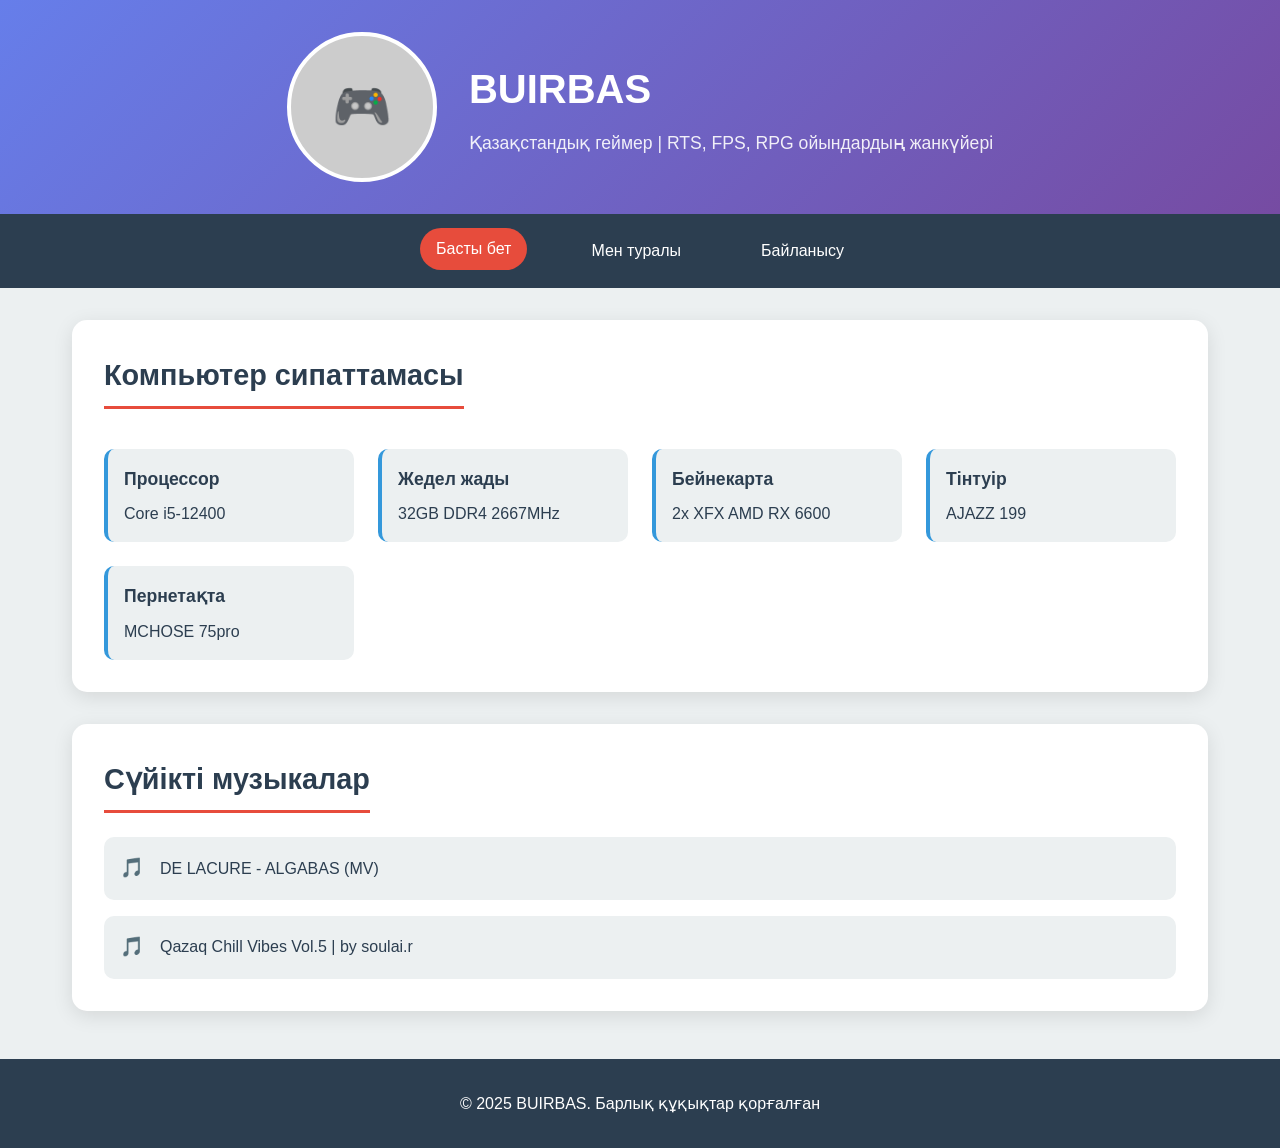
<file: index.html>
<!DOCTYPE html>
<html lang="kk">
<head>
    <meta charset="UTF-8">
    <title>BUIRBAS | Қазақстандық геймер</title>
    <meta name="viewport" content="width=device-width, initial-scale=1.0">
    <style>
        :root {
            --main-color: #2c3e50;
            --accent-color: #e74c3c;
            --secondary-color: #3498db;
            --light-bg: #ecf0f1;
            --dark-text: #2c3e50;
            --light-text: #ffffff;
            --gradient: linear-gradient(135deg, #667eea 0%, #764ba2 100%);
        }
        
        * {
            margin: 0;
            padding: 0;
            box-sizing: border-box;
        }
        
        body {
            font-family: 'Arial', sans-serif;
            background: var(--light-bg);
            color: var(--dark-text);
            line-height: 1.6;
        }
        
        /* Header стильдері */
        header {
            background: var(--gradient);
            color: var(--light-text);
            padding: 2rem 0;
            text-align: center;
            box-shadow: 0 4px 15px rgba(0,0,0,0.1);
        }
        
        .profile-container {
            max-width: 1200px;
            margin: 0 auto;
            padding: 0 2rem;
        }
        
        .profile {
            display: flex;
            align-items: center;
            justify-content: center;
            gap: 2rem;
            flex-wrap: wrap;
        }
        
        .profile-image {
            width: 150px;
            height: 150px;
            border-radius: 50%;
            border: 4px solid var(--light-text);
            background: #ccc;
            display: flex;
            align-items: center;
            justify-content: center;
            font-size: 3rem;
            color: var(--light-text);
        }
        
        .profile-info {
            text-align: left;
        }
        
        .profile-info h1 {
            font-size: 2.5rem;
            margin-bottom: 0.5rem;
            color: var(--light-text);
        }
        
        .profile-info p {
            font-size: 1.1rem;
            opacity: 0.9;
        }
        
        /* Навигация */
        nav {
            background: var(--main-color);
            padding: 1rem 0;
            position: sticky;
            top: 0;
            z-index: 1000;
        }
        
        .nav-container {
            max-width: 1200px;
            margin: 0 auto;
            display: flex;
            justify-content: center;
            gap: 3rem;
            padding: 0 2rem;
        }
        
        .nav-link {
            color: var(--light-text);
            text-decoration: none;
            padding: 0.5rem 1rem;
            border-radius: 25px;
            transition: all 0.3s ease;
            font-weight: 500;
        }
        
        .nav-link:hover,
        .nav-link.active {
            background: var(--accent-color);
            transform: translateY(-2px);
        }
        
        /* Негізгі мазмұн */
        main {
            max-width: 1200px;
            margin: 2rem auto;
            padding: 0 2rem;
        }
        
        .section {
            background: var(--light-text);
            margin: 2rem 0;
            padding: 2rem;
            border-radius: 15px;
            box-shadow: 0 5px 20px rgba(0,0,0,0.1);
            transition: transform 0.3s ease;
        }
        
        .section:hover {
            transform: translateY(-5px);
        }
        
        .section h2 {
            color: var(--main-color);
            font-size: 1.8rem;
            margin-bottom: 1.5rem;
            padding-bottom: 0.5rem;
            border-bottom: 3px solid var(--accent-color);
            display: inline-block;
        }
        
        /* Социальдық желілер */
        .social-links {
            display: flex;
            gap: 1rem;
            margin: 1.5rem 0;
            flex-wrap: wrap;
        }
        
        .social-btn {
            display: inline-block;
            padding: 12px 25px;
            background: var(--secondary-color);
            color: var(--light-text);
            text-decoration: none;
            border-radius: 8px;
            transition: all 0.3s ease;
            font-weight: 500;
        }
        
        .social-btn:hover {
            background: var(--accent-color);
            transform: translateY(-3px);
            box-shadow: 0 5px 15px rgba(231, 76, 60, 0.3);
        }
        
        /* SPECS стильдері */
        .specs-grid {
            display: grid;
            grid-template-columns: repeat(auto-fit, minmax(250px, 1fr));
            gap: 1.5rem;
            margin-top: 1rem;
        }
        
        .spec-item {
            background: var(--light-bg);
            padding: 1rem;
            border-radius: 10px;
            border-left: 4px solid var(--secondary-color);
        }
        
        .spec-item h3 {
            color: var(--main-color);
            margin-bottom: 0.5rem;
            font-size: 1.1rem;
        }
        
        /* Музыка стильдері */
        .music-list {
            display: flex;
            flex-direction: column;
            gap: 1rem;
        }
        
        .music-link {
            display: flex;
            align-items: center;
            padding: 1rem;
            background: var(--light-bg);
            border-radius: 10px;
            text-decoration: none;
            color: var(--dark-text);
            transition: all 0.3s ease;
        }
        
        .music-link:hover {
            background: var(--secondary-color);
            color: var(--light-text);
            transform: translateX(5px);
        }
        
        .music-link::before {
            content: '🎵';
            margin-right: 1rem;
            font-size: 1.2rem;
        }
        
        /* Футер */
        footer {
            background: var(--main-color);
            color: var(--light-text);
            text-align: center;
            padding: 2rem 0;
            margin-top: 3rem;
        }
        
        /* Адаптивтік дизайн */
        @media (max-width: 768px) {
            .profile {
                flex-direction: column;
                text-align: center;
            }
            
            .profile-info {
                text-align: center;
            }
            
            .nav-container {
                flex-direction: column;
                gap: 1rem;
            }
            
            .specs-grid {
                grid-template-columns: 1fr;
            }
        }
    </style>
</head>
<body>
    <header>
        <div class="profile-container">
            <div class="profile">
                <div class="profile-image">🎮</div>
                <div class="profile-info">
                    <h1>BUIRBAS</h1>
                    <p>Қазақстандық геймер | RTS, FPS, RPG ойындардың жанкүйері</p>
                </div>
            </div>
        </div>
    </header>

    <nav>
        <div class="nav-container">
            <a href="index.html" class="nav-link active">Басты бет</a>
            <a href="about.html" class="nav-link">Мен туралы</a>
            <a href="contact.html" class="nav-link">Байланысу</a>
        </div>
    </nav>

    <main>
          <section class="section">
            <h2>Компьютер сипаттамасы</h2>
            <div class="specs-grid">
                <div class="spec-item">
                    <h3>Процессор</h3>
                    <p>Core i5-12400</p>
                </div>
                <div class="spec-item">
                    <h3>Жедел жады</h3>
                    <p>32GB DDR4 2667MHz</p>
                </div>
                <div class="spec-item">
                    <h3>Бейнекарта</h3>
                    <p>2x XFX AMD RX 6600</p>
                </div>
                <div class="spec-item">
                    <h3>Тінтуір</h3>
                    <p>AJAZZ 199</p>
                </div>
                <div class="spec-item">
                    <h3>Пернетақта</h3>
                    <p>MCHOSE 75pro</p>
                </div>
            </div>
        </section>

        <section class="section">
            <h2>Сүйікті музыкалар</h2>
            <div class="music-list">
                <a href="https://www.youtube.com/watch?v=2QaLZz-ZX-k" class="music-link" target="_blank">DE LACURE - ALGABAS (MV)</a>
                <a href="https://www.youtube.com/watch?v=d1MmdF_fdzI" class="music-link" target="_blank">Qazaq Chill Vibes Vol.5 | by soulai.r</a>
            </div>
        </section>
    </main>

    <footer>
        <div class="profile-container">
            <p>© 2025 BUIRBAS. Барлық құқықтар қорғалған</p>
        </div>
    </footer>
</body>
</html>
</file>
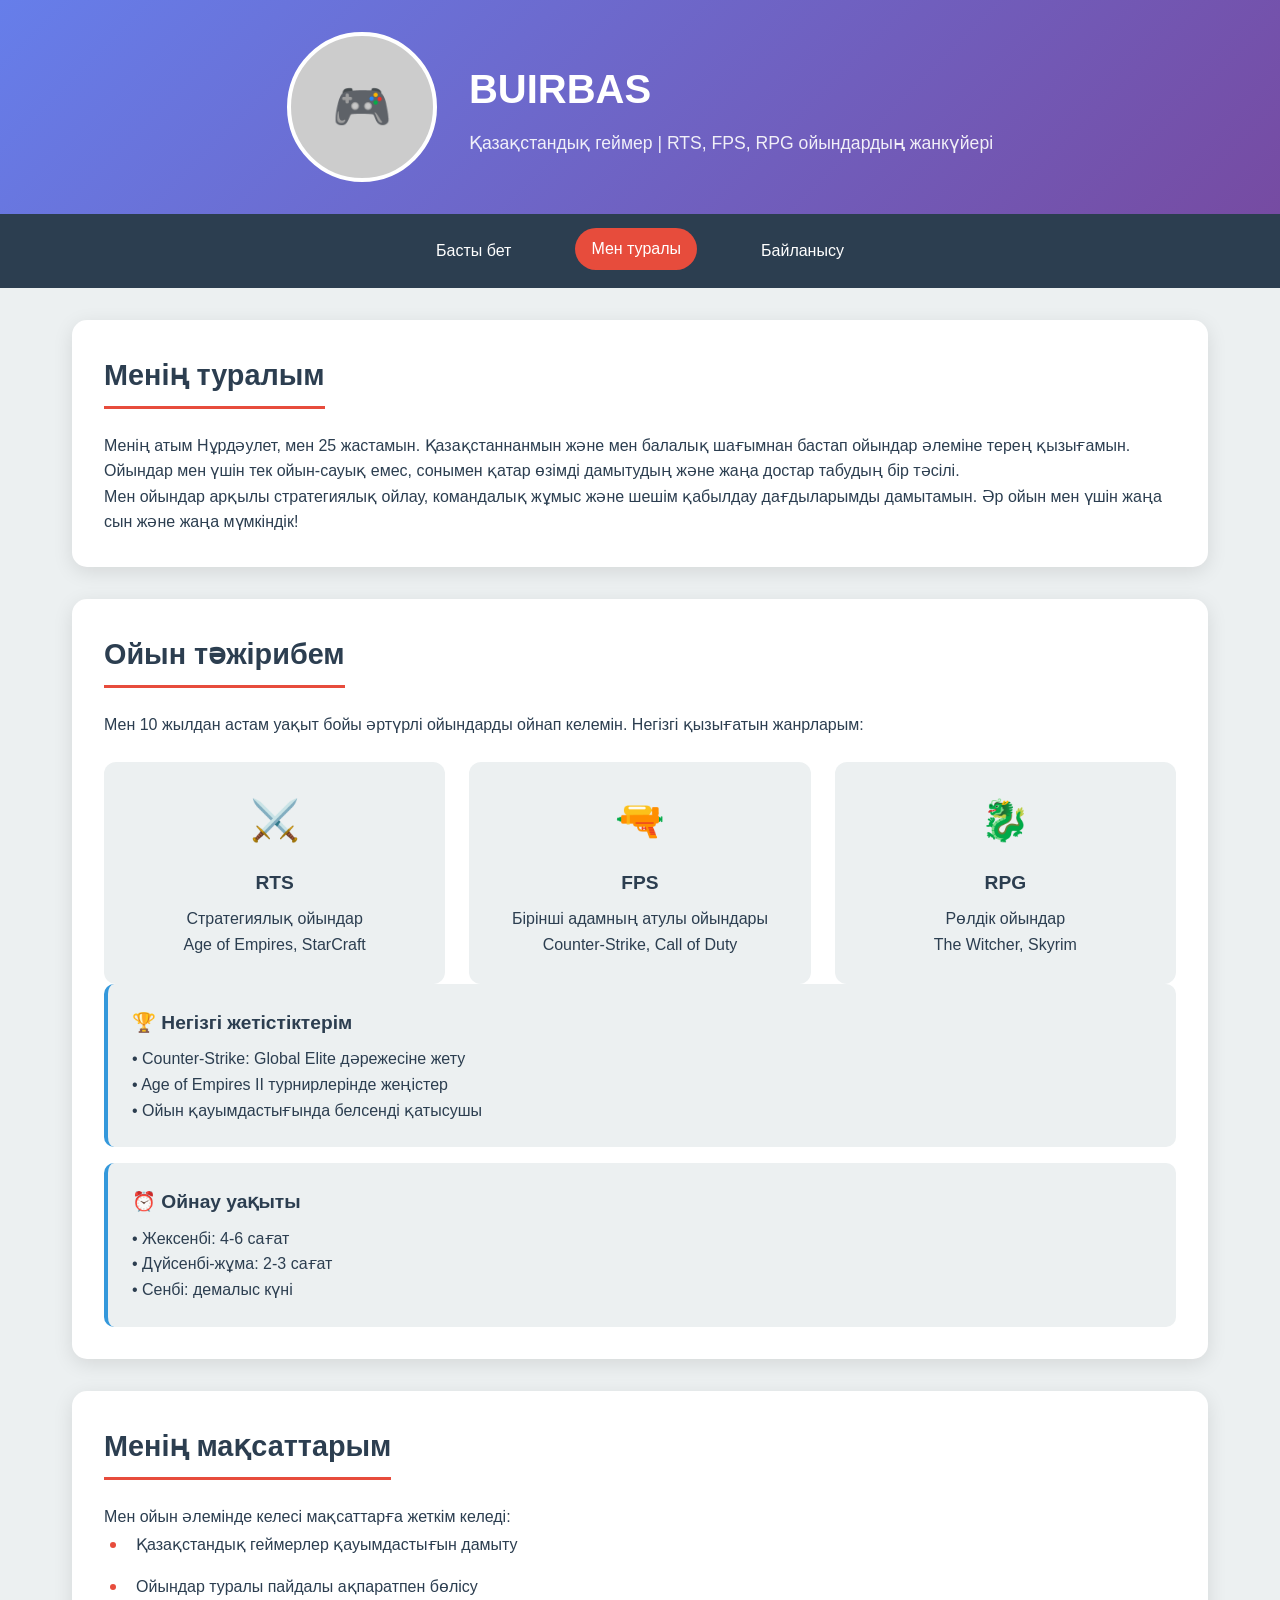
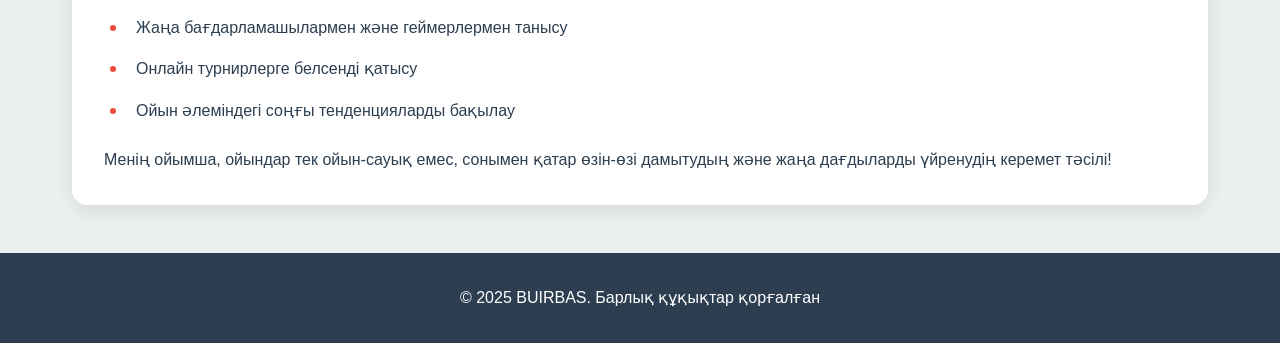
<file: about.html>
<!DOCTYPE html>
<html lang="kk">
<head>
    <meta charset="UTF-8">
    <title>Мен туралы | BUIRBAS</title>
    <meta name="viewport" content="width=device-width, initial-scale=1.0">
    <style>
        :root {
            --main-color: #2c3e50;
            --accent-color: #e74c3c;
            --secondary-color: #3498db;
            --light-bg: #ecf0f1;
            --dark-text: #2c3e50;
            --light-text: #ffffff;
            --gradient: linear-gradient(135deg, #667eea 0%, #764ba2 100%);
        }
        
        * {
            margin: 0;
            padding: 0;
            box-sizing: border-box;
        }
        
        body {
            font-family: 'Arial', sans-serif;
            background: var(--light-bg);
            color: var(--dark-text);
            line-height: 1.6;
        }
        
        /* Header стильдері */
        header {
            background: var(--gradient);
            color: var(--light-text);
            padding: 2rem 0;
            text-align: center;
            box-shadow: 0 4px 15px rgba(0,0,0,0.1);
        }
        
        .profile-container {
            max-width: 1200px;
            margin: 0 auto;
            padding: 0 2rem;
        }
        
        .profile {
            display: flex;
            align-items: center;
            justify-content: center;
            gap: 2rem;
            flex-wrap: wrap;
        }
        
        .profile-image {
            width: 150px;
            height: 150px;
            border-radius: 50%;
            border: 4px solid var(--light-text);
            background: #ccc;
            display: flex;
            align-items: center;
            justify-content: center;
            font-size: 3rem;
            color: var(--light-text);
        }
        
        .profile-info {
            text-align: left;
        }
        
        .profile-info h1 {
            font-size: 2.5rem;
            margin-bottom: 0.5rem;
            color: var(--light-text);
        }
        
        .profile-info p {
            font-size: 1.1rem;
            opacity: 0.9;
        }
        
        /* Навигация */
        nav {
            background: var(--main-color);
            padding: 1rem 0;
            position: sticky;
            top: 0;
            z-index: 1000;
        }
        
        .nav-container {
            max-width: 1200px;
            margin: 0 auto;
            display: flex;
            justify-content: center;
            gap: 3rem;
            padding: 0 2rem;
        }
        
        .nav-link {
            color: var(--light-text);
            text-decoration: none;
            padding: 0.5rem 1rem;
            border-radius: 25px;
            transition: all 0.3s ease;
            font-weight: 500;
        }
        
        .nav-link:hover,
        .nav-link.active {
            background: var(--accent-color);
            transform: translateY(-2px);
        }
        
        /* Негізгі мазмұн */
        main {
            max-width: 1200px;
            margin: 2rem auto;
            padding: 0 2rem;
        }
        
        .section {
            background: var(--light-text);
            margin: 2rem 0;
            padding: 2rem;
            border-radius: 15px;
            box-shadow: 0 5px 20px rgba(0,0,0,0.1);
            transition: transform 0.3s ease;
        }
        
        .section:hover {
            transform: translateY(-5px);
        }
        
        .section h2 {
            color: var(--main-color);
            font-size: 1.8rem;
            margin-bottom: 1.5rem;
            padding-bottom: 0.5rem;
            border-bottom: 3px solid var(--accent-color);
            display: inline-block;
        }
        
        /* Ойындар торы */
        .games-grid {
            display: grid;
            grid-template-columns: repeat(auto-fit, minmax(280px, 1fr));
            gap: 1.5rem;
            margin-top: 1.5rem;
        }
        
        .game-card {
            background: var(--light-bg);
            padding: 1.5rem;
            border-radius: 12px;
            text-align: center;
            transition: all 0.3s ease;
            border: 2px solid transparent;
        }
        
        .game-card:hover {
            border-color: var(--secondary-color);
            transform: translateY(-3px);
            box-shadow: 0 8px 25px rgba(52, 152, 219, 0.2);
        }
        
        .game-icon {
            font-size: 2.5rem;
            margin-bottom: 1rem;
            display: block;
        }
        
        .game-card h3 {
            color: var(--main-color);
            margin-bottom: 0.5rem;
            font-size: 1.2rem;
        }
        
        /* Тәжірибе бөлімі */
        .experience-list {
            display: flex;
            flex-direction: column;
            gap: 1rem;
        }
        
        .experience-item {
            background: var(--light-bg);
            padding: 1.5rem;
            border-radius: 10px;
            border-left: 4px solid var(--secondary-color);
        }
        
        .experience-item h3 {
            color: var(--main-color);
            margin-bottom: 0.5rem;
            font-size: 1.2rem;
        }
        
        /* Мақсаттар бөлімі */
        .goals-list {
            padding-left: 1.5rem;
        }
        
        .goals-list li {
            margin-bottom: 0.8rem;
            padding-left: 0.5rem;
        }
        
        .goals-list li::marker {
            color: var(--accent-color);
            font-size: 1.2rem;
        }
        
        /* Футер */
        footer {
            background: var(--main-color);
            color: var(--light-text);
            text-align: center;
            padding: 2rem 0;
            margin-top: 3rem;
        }
        
        /* Адаптивтік дизайн */
        @media (max-width: 768px) {
            .profile {
                flex-direction: column;
                text-align: center;
            }
            
            .profile-info {
                text-align: center;
            }
            
            .nav-container {
                flex-direction: column;
                gap: 1rem;
            }
            
            .games-grid {
                grid-template-columns: 1fr;
            }
        }
    </style>
</head>
<body>
    <header>
        <div class="profile-container">
            <div class="profile">
                <div class="profile-image">🎮</div>
                <div class="profile-info">
                    <h1>BUIRBAS</h1>
                    <p>Қазақстандық геймер | RTS, FPS, RPG ойындардың жанкүйері</p>
                </div>
            </div>
        </div>
    </header>

    <nav>
        <div class="nav-container">
            <a href="index.html" class="nav-link">Басты бет</a>
            <a href="about.html" class="nav-link active">Мен туралы</a>
            <a href="contact.html" class="nav-link">Байланысу</a>
        </div>
    </nav>

    <main>
        <section class="section">
            <h2>Менің туралым</h2>
            <p>Менің атым Нұрдәулет, мен 25 жастамын. Қазақстаннанмын және мен балалық шағымнан бастап ойындар әлеміне терең қызығамын. Ойындар мен үшін тек ойын-сауық емес, сонымен қатар өзімді дамытудың және жаңа достар табудың бір тәсілі.</p>
            
            <p>Мен ойындар арқылы стратегиялық ойлау, командалық жұмыс және шешім қабылдау дағдыларымды дамытамын. Әр ойын мен үшін жаңа сын және жаңа мүмкіндік!</p>
        </section>

        <section class="section">
            <h2>Ойын тәжірибем</h2>
            <p>Мен 10 жылдан астам уақыт бойы әртүрлі ойындарды ойнап келемін. Негізгі қызығатын жанрларым:</p>
            
            <div class="games-grid">
                <div class="game-card">
                    <span class="game-icon">⚔️</span>
                    <h3>RTS</h3>
                    <p>Стратегиялық ойындар</p>
                    <p>Age of Empires, StarCraft</p>
                </div>
                
                <div class="game-card">
                    <span class="game-icon">🔫</span>
                    <h3>FPS</h3>
                    <p>Бірінші адамның атулы ойындары</p>
                    <p>Counter-Strike, Call of Duty</p>
                </div>
                
                <div class="game-card">
                    <span class="game-icon">🐉</span>
                    <h3>RPG</h3>
                    <p>Рөлдік ойындар</p>
                    <p>The Witcher, Skyrim</p>
                </div>
            </div>
            
            <div class="experience-list">
                <div class="experience-item">
                    <h3>🏆 Негізгі жетістіктерім</h3>
                    <p>• Counter-Strike: Global Elite дәрежесіне жету</p>
                    <p>• Age of Empires II турнирлерінде жеңістер</p>
                    <p>• Ойын қауымдастығында белсенді қатысушы</p>
                </div>
                
                <div class="experience-item">
                    <h3>⏰ Ойнау уақыты</h3>
                    <p>• Жексенбі: 4-6 сағат</p>
                    <p>• Дүйсенбі-жұма: 2-3 сағат</p>
                    <p>• Сенбі: демалыс күні</p>
                </div>
            </div>
        </section>

        <section class="section">
            <h2>Менің мақсаттарым</h2>
            <p>Мен ойын әлемінде келесі мақсаттарға жеткім келеді:</p>
            
            <ul class="goals-list">
                <li>Қазақстандық геймерлер қауымдастығын дамыту</li>
                <li>Ойындар туралы пайдалы ақпаратпен бөлісу</li>
                <li>Жаңа бағдарламашылармен және геймерлермен танысу</li>
                <li>Онлайн турнирлерге белсенді қатысу</li>
                <li>Ойын әлеміндегі соңғы тенденцияларды бақылау</li>
            </ul>
            
            <p style="margin-top: 1.5rem;">Менің ойымша, ойындар тек ойын-сауық емес, сонымен қатар өзін-өзі дамытудың және жаңа дағдыларды үйренудің керемет тәсілі!</p>
        </section>
    </main>

    <footer>
        <div class="profile-container">
            <p>© 2025 BUIRBAS. Барлық құқықтар қорғалған</p>
        </div>
    </footer>
</body>
</html>
</file>
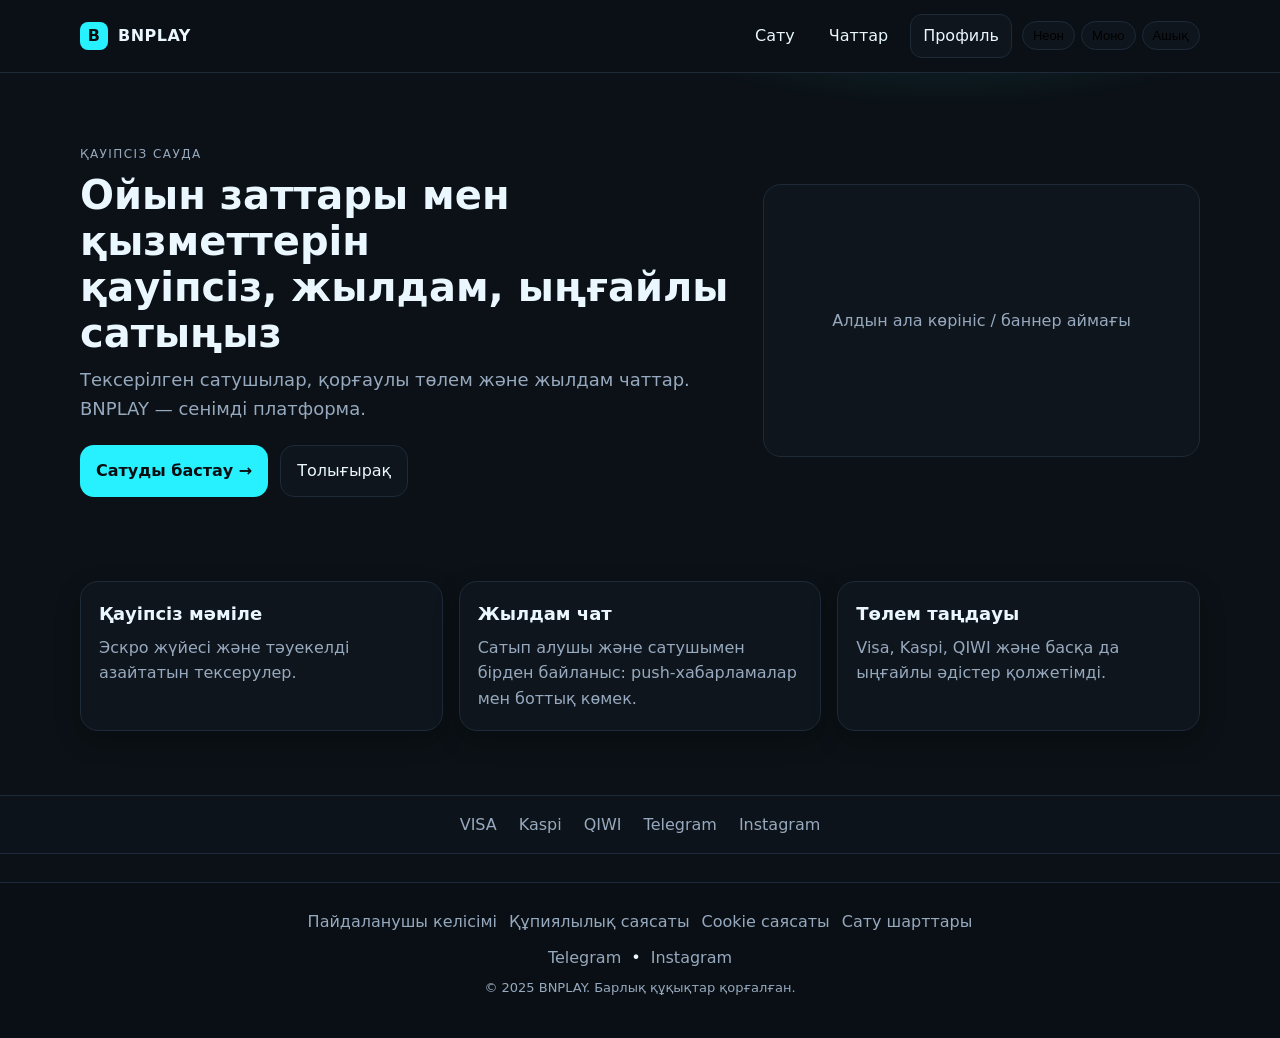
<file: bnplay_redesigned_single_file_site_index.html>
<!DOCTYPE html>
<html lang="kk">
<head>
  <meta charset="UTF-8" />
  <meta name="viewport" content="width=device-width, initial-scale=1" />
  <title>BNPLAY — Қауіпсіз ойын саудасы</title>
  <meta name="description" content="BNPLAY — ойын заттары мен қызметтерін қауіпсіз саудалау платформасы. Қауіпсіз. Жылдам. Ыңғайлы." />
  <style>
    /* ======= ТЕМА АЙНЫМАЛЫЛАРЫ ======= */
    :root{
      --bg:#0e0f12;      /* фон */
      --panel:#12141a;   /* карталар */
      --text:#e8eaf0;    /* негізгі мәтін */
      --muted:#a3abbb;   /* екінші деңгей */
      --accent:#22ffd3;  /* акцент */
      --accent-2:#18c8ab;/* hover */
      --border:#242a39;  /* шекара */
      --ring: 0 0 0 3px rgba(34,255,211,.22);
    }
    /* Монохром (қатаң қара-ақ) */
    body.theme-mono{ --bg:#0b0b0c; --panel:#121212; --text:#efefef; --muted:#bdbdbd; --accent:#ffffff; --accent-2:#dcdcdc; --border:#222; }
    /* Жарқын неон */
    body.theme-neon{ --bg:#0b1116; --panel:#0f151d; --text:#eaf7ff; --muted:#97a9be; --accent:#27f1ff; --accent-2:#1ac6d2; --border:#1e2a39; }
    /* Ашық (light) */
    body.theme-light{ --bg:#f7f8fb; --panel:#ffffff; --text:#0f172a; --muted:#5b6475; --accent:#111827; --accent-2:#334155; --border:#e6e8ef; }

    /* ======= БАЗАЛЫҚ ======= */
    *{box-sizing:border-box}
    html,body{margin:0;padding:0}
    body{
      font-family: Inter, system-ui, -apple-system, Segoe UI, Roboto, Arial, sans-serif;
      background: var(--bg);
      color: var(--text);
      line-height: 1.6;
      -webkit-font-smoothing: antialiased;
      -moz-osx-font-smoothing: grayscale;
      transition: background .25s ease, color .25s ease;
    }
    .container{max-width:1120px; margin:0 auto; padding:0 20px}
    a{color:inherit}

    /* ======= НАВБАР ======= */
    .navbar{ position:sticky; top:0; z-index:50; backdrop-filter: blur(8px); background: color-mix(in oklab, var(--bg), transparent 20%); border-bottom:1px solid var(--border) }
    .navbar .row{ display:flex; align-items:center; justify-content:space-between; padding:14px 0 }
    .logo{ font-weight:800; letter-spacing:.5px; display:flex; gap:10px; align-items:center }
    .logo-badge{ width:28px; height:28px; border-radius:8px; display:grid; place-items:center; background:var(--accent); color:#0a0d10; font-weight:900 }
    .nav{ display:flex; gap:10px; align-items:center }
    .nav a, .btn-ghost{ text-decoration:none; padding:8px 12px; border-radius:12px }
    .nav a:hover{ color:var(--accent) }
    .btn-ghost{ border:1px solid var(--border); background:var(--panel) }

    /* Тақырып ауыстырғыш */
    .themes{ display:flex; gap:6px; align-items:center }
    .chip{ border:1px solid var(--border); background:var(--panel); padding:6px 10px; border-radius:999px; cursor:pointer; font-size:13px }
    .chip:focus{ outline:none; box-shadow: var(--ring) }

    /* ======= HERO ======= */
    .hero{ position:relative; overflow:hidden }
    .hero::before{
      content:""; position:absolute; inset:-10% -10% auto -10%; height:360px;
      background: radial-gradient(600px 200px at 70% -10%, color-mix(in oklab, var(--accent), transparent 85%), transparent 60%),
                  radial-gradient(500px 200px at 10% -20%, color-mix(in oklab, var(--accent), transparent 92%), transparent 60%);
      pointer-events:none; z-index:0
    }
    .hero .row{ position:relative; z-index:1; display:grid; grid-template-columns: 1.2fr .8fr; gap:28px; align-items:center; padding:72px 0 }
    .eyebrow{ color:var(--muted); text-transform:uppercase; letter-spacing:.12em; font-size:12px }
    .title{ font-size:40px; line-height:1.15; margin:8px 0 10px }
    .sub{ color:var(--muted); margin:0 0 22px; font-size:18px }
    .actions{ display:flex; gap:12px; flex-wrap:wrap }
    .btn-primary{ background:var(--accent); color:#0a0d10; padding:12px 16px; border-radius:14px; font-weight:700; text-decoration:none; display:inline-flex; align-items:center; gap:8px }
    .btn-primary:hover{ background:var(--accent-2) }
    .btn-outline{ border:1px solid var(--border); background:var(--panel); color:var(--text); padding:12px 16px; border-radius:14px; text-decoration:none }
    .preview{ border:1px solid var(--border); background:var(--panel); border-radius:18px; padding:16px; aspect-ratio: 16/10; display:grid; place-items:center; color:var(--muted) }

    /* ======= FEATURES ======= */
    .features{ padding: 12px 0 64px }
    .grid{ display:grid; grid-template-columns: repeat(3, 1fr); gap:16px }
    .card{ background:var(--panel); border:1px solid var(--border); border-radius:18px; padding:18px; min-height:140px; box-shadow: 0 10px 24px rgba(0,0,0,.25) }
    .card h3{ margin:0 0 6px; font-size:18px }
    .card p{ margin:0; color:var(--muted) }

    /* ======= TRUST BAR ======= */
    .trust{ border-top:1px solid var(--border); border-bottom:1px solid var(--border); background: color-mix(in oklab,var(--panel),transparent 40%); }
    .trust .row{ display:flex; gap:22px; justify-content:center; flex-wrap:wrap; padding:16px 0; color:var(--muted) }

    /* ======= FOOTER ======= */
    .footer{ background: color-mix(in oklab, var(--bg), black 5%); border-top:1px solid var(--border); padding:26px 0; margin-top: 28px }
    .footer .links{ display:flex; gap:12px; flex-wrap:wrap; justify-content:center; margin-bottom:10px }
    .footer a{ color:var(--muted); text-decoration:none }
    .footer a:hover{ color:var(--accent) }
    .footer .socials{ display:flex; gap:10px; justify-content:center; align-items:center; margin-top:6px }
    .copy{ text-align:center; color:var(--muted); font-size:13px; margin-top:8px }

    /* ======= RESPONSIVE ======= */
    @media (max-width: 980px){ .hero .row{ grid-template-columns: 1fr } .title{ font-size:32px } }
    @media (max-width: 560px){ .grid{ grid-template-columns: 1fr } .title{ font-size:26px } }
  </style>
</head>
<body class="theme-neon">
  <!-- ======= NAVBAR ======= -->
  <header class="navbar">
    <div class="container row">
      <div class="logo"><span class="logo-badge">B</span>BNPLAY</div>
      <nav class="nav">
        <a href="#sell">Сату</a>
        <a href="#chats">Чаттар</a>
        <a class="btn-ghost" href="#profile">Профиль</a>
        <div class="themes" aria-label="Тақырыптар">
          <button class="chip" data-theme="theme-neon">Неон</button>
          <button class="chip" data-theme="theme-mono">Моно</button>
          <button class="chip" data-theme="theme-light">Ашық</button>
        </div>
      </nav>
    </div>
  </header>

  <!-- ======= HERO ======= -->
  <section class="hero">
    <div class="container row">
      <div>
        <div class="eyebrow">қауіпсіз сауда</div>
        <h1 class="title">Ойын заттары мен қызметтерін <br/> қауіпсіз, жылдам, ыңғайлы сатыңыз</h1>
        <p class="sub">Тексерілген сатушылар, қорғаулы төлем және жылдам чаттар. BNPLAY — сенімді платформа.</p>
        <div class="actions">
          <a class="btn-primary" href="#start">Сатуды бастау →</a>
          <a class="btn-outline" href="#learn">Толығырақ</a>
        </div>
      </div>
      <div class="preview">Алдын ала көрініс / баннер аймағы</div>
    </div>
  </section>

  <!-- ======= FEATURES ======= -->
  <section class="features container">
    <div class="grid">
      <article class="card">
        <h3>Қауіпсіз мәміле</h3>
        <p>Эскро жүйесі және тәуекелді азайтатын тексерулер.
        </p>
      </article>
      <article class="card">
        <h3>Жылдам чат</h3>
        <p>Сатып алушы және сатушымен бірден байланыс: push-хабарламалар мен боттық көмек.</p>
      </article>
      <article class="card">
        <h3>Төлем таңдауы</h3>
        <p>Visa, Kaspi, QIWI және басқа да ыңғайлы әдістер қолжетімді.</p>
      </article>
    </div>
  </section>

  <!-- ======= TRUST BAR ======= -->
  <section class="trust">
    <div class="container row">
      <div>VISA</div>
      <div>Kaspi</div>
      <div>QIWI</div>
      <div>Telegram</div>
      <div>Instagram</div>
    </div>
  </section>

  <!-- ======= FOOTER ======= -->
  <footer class="footer">
    <div class="container">
      <div class="links">
        <a href="#policy">Пайдаланушы келісімі</a>
        <a href="#privacy">Құпиялылық саясаты</a>
        <a href="#cookie">Cookie саясаты</a>
        <a href="#terms">Сату шарттары</a>
      </div>
      <div class="socials">
        <a href="#tg" aria-label="Telegram">Telegram</a>
        <span>•</span>
        <a href="#ig" aria-label="Instagram">Instagram</a>
      </div>
      <p class="copy">© 2025 BNPLAY. Барлық құқықтар қорғалған.</p>
    </div>
  </footer>

  <script>
    // Тақырып ауыстыру (Неон / Моно / Ашық)
    const buttons = document.querySelectorAll('.chip');
    buttons.forEach(btn=>btn.addEventListener('click',()=>{
      document.body.className = btn.dataset.theme;
      try{ localStorage.setItem('bnplay-theme', btn.dataset.theme); }catch(e){}
    }));
    // Соңғы таңдауды сақтау
    try{
      const saved = localStorage.getItem('bnplay-theme');
      if(saved) document.body.className = saved;
    }catch(e){}
  </script>
</body>
</html>
</file>
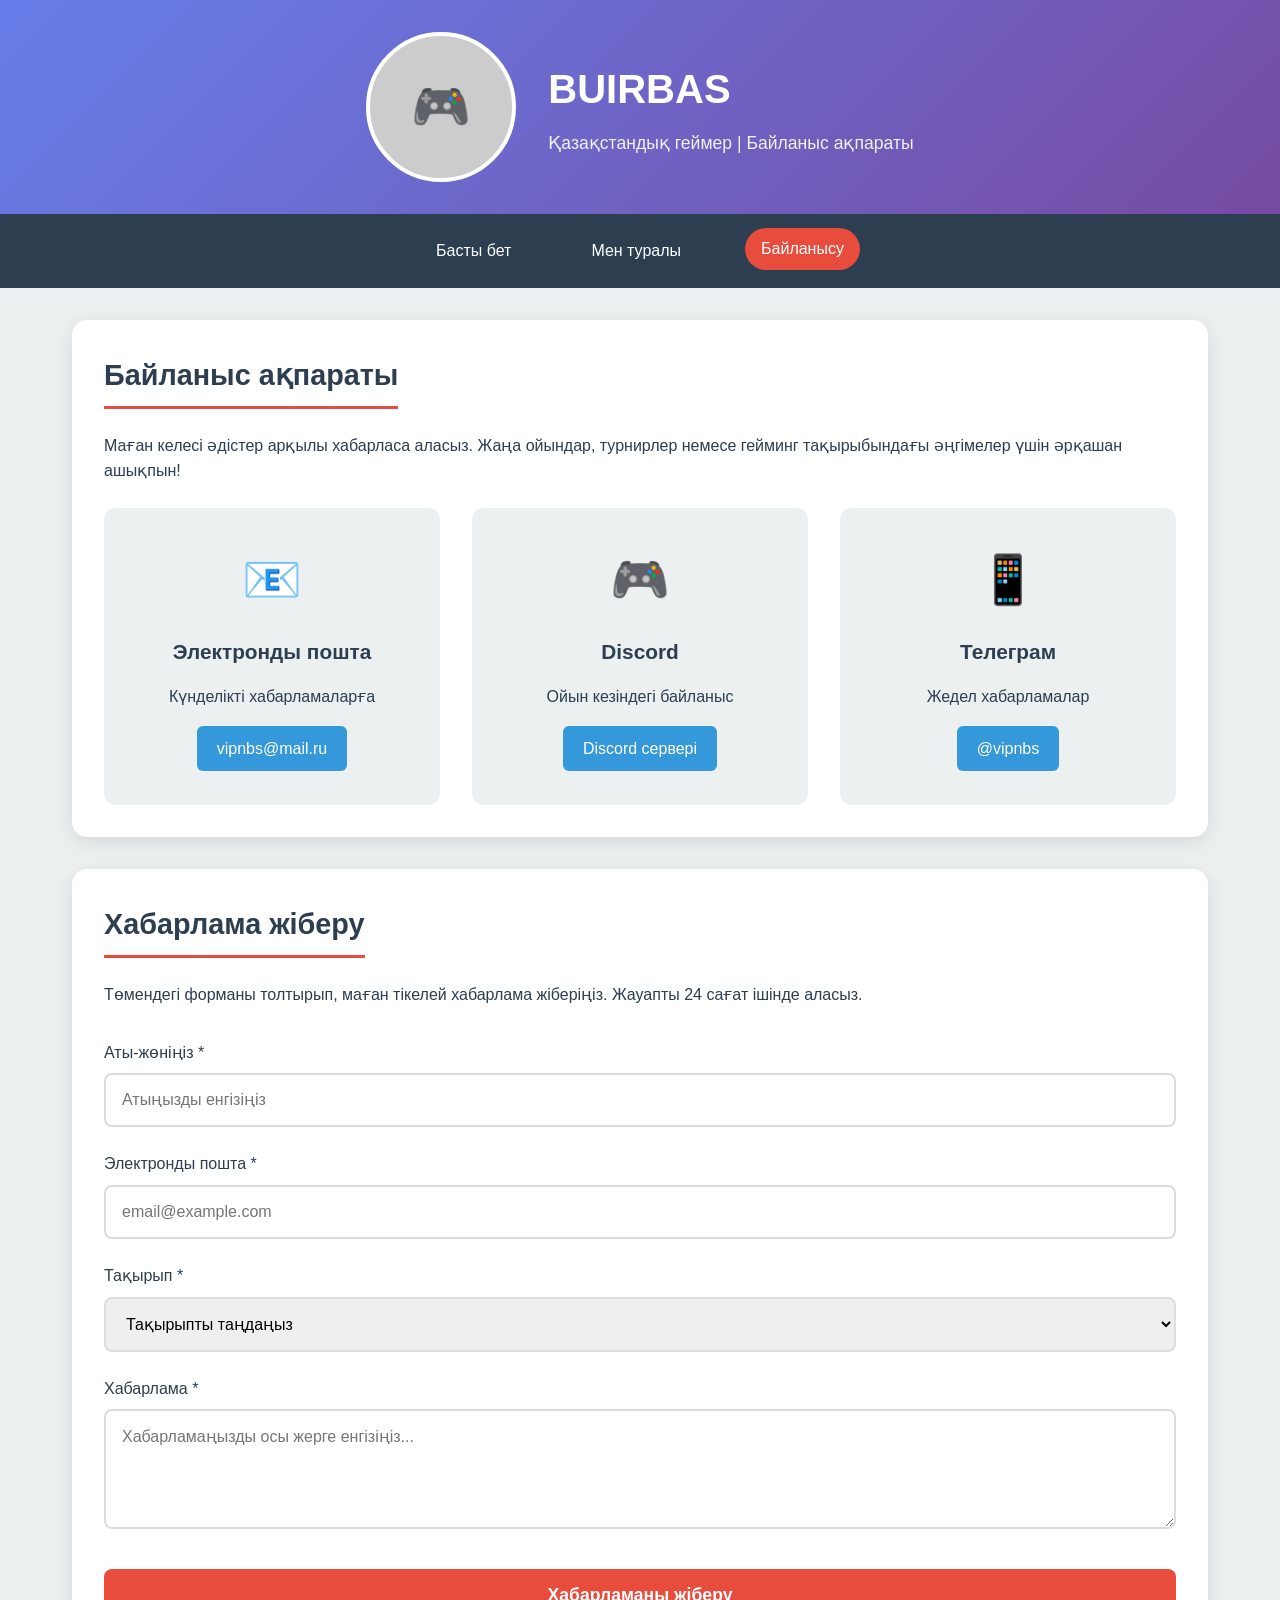
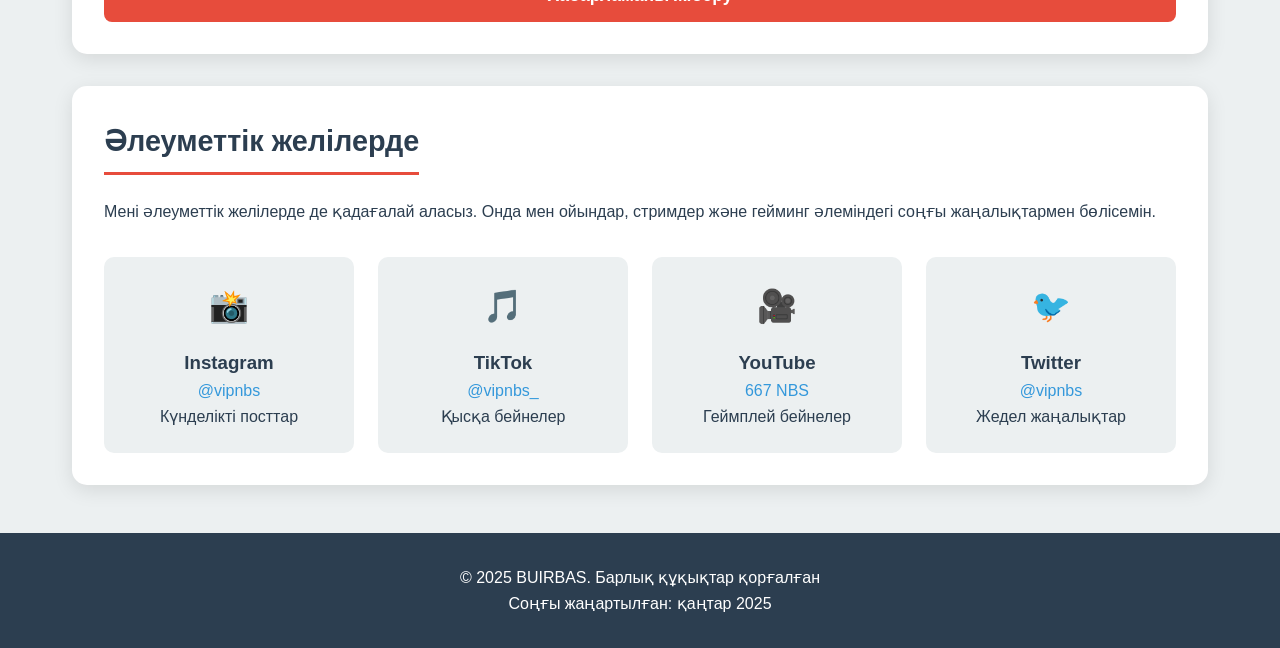
<file: contact.html>
<!DOCTYPE html>
<html lang="kk">
<head>
    <meta charset="UTF-8">
    <title>Байланысу | BUIRBAS</title>
    <meta name="viewport" content="width=device-width, initial-scale=1.0">
    <style>
        :root {
            --main-color: #2c3e50;
            --accent-color: #e74c3c;
            --secondary-color: #3498db;
            --light-bg: #ecf0f1;
            --dark-text: #2c3e50;
            --light-text: #ffffff;
            --gradient: linear-gradient(135deg, #667eea 0%, #764ba2 100%);
        }
        
        * {
            margin: 0;
            padding: 0;
            box-sizing: border-box;
        }
        
        body {
            font-family: 'Arial', sans-serif;
            background: var(--light-bg);
            color: var(--dark-text);
            line-height: 1.6;
        }
        
        /* Header стильдері */
        header {
            background: var(--gradient);
            color: var(--light-text);
            padding: 2rem 0;
            text-align: center;
            box-shadow: 0 4px 15px rgba(0,0,0,0.1);
        }
        
        .profile-container {
            max-width: 1200px;
            margin: 0 auto;
            padding: 0 2rem;
        }
        
        .profile {
            display: flex;
            align-items: center;
            justify-content: center;
            gap: 2rem;
            flex-wrap: wrap;
        }
        
        .profile-image {
            width: 150px;
            height: 150px;
            border-radius: 50%;
            border: 4px solid var(--light-text);
            background: #ccc;
            display: flex;
            align-items: center;
            justify-content: center;
            font-size: 3rem;
            color: var(--light-text);
        }
        
        .profile-info {
            text-align: left;
        }
        
        .profile-info h1 {
            font-size: 2.5rem;
            margin-bottom: 0.5rem;
            color: var(--light-text);
        }
        
        .profile-info p {
            font-size: 1.1rem;
            opacity: 0.9;
        }
        
        /* Навигация */
        nav {
            background: var(--main-color);
            padding: 1rem 0;
            position: sticky;
            top: 0;
            z-index: 1000;
        }
        
        .nav-container {
            max-width: 1200px;
            margin: 0 auto;
            display: flex;
            justify-content: center;
            gap: 3rem;
            padding: 0 2rem;
        }
        
        .nav-link {
            color: var(--light-text);
            text-decoration: none;
            padding: 0.5rem 1rem;
            border-radius: 25px;
            transition: all 0.3s ease;
            font-weight: 500;
        }
        
        .nav-link:hover,
        .nav-link.active {
            background: var(--accent-color);
            transform: translateY(-2px);
        }
        
        /* Негізгі мазмұн */
        main {
            max-width: 1200px;
            margin: 2rem auto;
            padding: 0 2rem;
        }
        
        .section {
            background: var(--light-text);
            margin: 2rem 0;
            padding: 2rem;
            border-radius: 15px;
            box-shadow: 0 5px 20px rgba(0,0,0,0.1);
            transition: transform 0.3s ease;
        }
        
        .section:hover {
            transform: translateY(-5px);
        }
        
        .section h2 {
            color: var(--main-color);
            font-size: 1.8rem;
            margin-bottom: 1.5rem;
            padding-bottom: 0.5rem;
            border-bottom: 3px solid var(--accent-color);
            display: inline-block;
        }
        
        /* Байланыс ақпараты */
        .contact-grid {
            display: grid;
            grid-template-columns: repeat(auto-fit, minmax(300px, 1fr));
            gap: 2rem;
            margin-top: 1.5rem;
        }
        
        .contact-card {
            background: var(--light-bg);
            padding: 2rem;
            border-radius: 12px;
            text-align: center;
            transition: all 0.3s ease;
            border: 2px solid transparent;
        }
        
        .contact-card:hover {
            border-color: var(--secondary-color);
            transform: translateY(-3px);
            box-shadow: 0 8px 25px rgba(52, 152, 219, 0.2);
        }
        
        .contact-icon {
            font-size: 3rem;
            margin-bottom: 1rem;
            display: block;
        }
        
        .contact-card h3 {
            color: var(--main-color);
            margin-bottom: 1rem;
            font-size: 1.3rem;
        }
        
        .contact-link {
            display: inline-block;
            padding: 10px 20px;
            background: var(--secondary-color);
            color: var(--light-text);
            text-decoration: none;
            border-radius: 6px;
            transition: all 0.3s ease;
            margin-top: 1rem;
        }
        
        .contact-link:hover {
            background: var(--accent-color);
            transform: translateY(-2px);
        }
        
        /* Хабарлама формасы */
        .contact-form {
            display: grid;
            gap: 1.5rem;
            margin-top: 2rem;
        }
        
        .form-group {
            display: flex;
            flex-direction: column;
        }
        
        .form-group label {
            margin-bottom: 0.5rem;
            color: var(--main-color);
            font-weight: 500;
        }
        
        .form-group input,
        .form-group textarea,
        .form-group select {
            padding: 1rem;
            border: 2px solid #ddd;
            border-radius: 8px;
            font-size: 1rem;
            transition: border-color 0.3s ease;
            font-family: inherit;
        }
        
        .form-group input:focus,
        .form-group textarea:focus,
        .form-group select:focus {
            outline: none;
            border-color: var(--secondary-color);
        }
        
        .form-group textarea {
            min-height: 120px;
            resize: vertical;
        }
        
        .submit-btn {
            background: var(--accent-color);
            color: var(--light-text);
            padding: 1rem 2rem;
            border: none;
            border-radius: 8px;
            font-size: 1.1rem;
            font-weight: bold;
            cursor: pointer;
            transition: all 0.3s ease;
            margin-top: 1rem;
        }
        
        .submit-btn:hover {
            background: #c0392b;
            transform: translateY(-2px);
            box-shadow: 0 5px 15px rgba(231, 76, 60, 0.3);
        }
        
        /* Социальдық желілер */
        .social-grid {
            display: grid;
            grid-template-columns: repeat(auto-fit, minmax(200px, 1fr));
            gap: 1.5rem;
            margin-top: 2rem;
        }
        
        .social-card {
            background: var(--light-bg);
            padding: 1.5rem;
            border-radius: 10px;
            text-align: center;
            transition: all 0.3s ease;
        }
        
        .social-card:hover {
            transform: translateY(-3px);
            box-shadow: 0 5px 15px rgba(0,0,0,0.1);
        }
        
        .social-icon {
            font-size: 2rem;
            margin-bottom: 1rem;
            display: block;
        }
        
        .social-link {
            color: var(--secondary-color);
            text-decoration: none;
            font-weight: 500;
        }
        
        .social-link:hover {
            color: var(--accent-color);
            text-decoration: underline;
        }
        
        /* Футер */
        footer {
            background: var(--main-color);
            color: var(--light-text);
            text-align: center;
            padding: 2rem 0;
            margin-top: 3rem;
        }
        
        /* Адаптивтік дизайн */
        @media (max-width: 768px) {
            .profile {
                flex-direction: column;
                text-align: center;
            }
            
            .profile-info {
                text-align: center;
            }
            
            .nav-container {
                flex-direction: column;
                gap: 1rem;
            }
            
            .contact-grid,
            .social-grid {
                grid-template-columns: 1fr;
            }
        }
    </style>
</head>
<body>
    <header>
        <div class="profile-container">
            <div class="profile">
                <div class="profile-image">🎮</div>
                <div class="profile-info">
                    <h1>BUIRBAS</h1>
                    <p>Қазақстандық геймер | Байланыс ақпараты</p>
                </div>
            </div>
        </div>
    </header>

    <nav>
        <div class="nav-container">
            <a href="index.html" class="nav-link">Басты бет</a>
            <a href="about.html" class="nav-link">Мен туралы</a>
            <a href="contact.html" class="nav-link active">Байланысу</a>
        </div>
    </nav>

    <main>
        <section class="section">
            <h2>Байланыс ақпараты</h2>
            <p>Маған келесі әдістер арқылы хабарласа аласыз. Жаңа ойындар, турнирлер немесе гейминг тақырыбындағы әңгімелер үшін әрқашан ашықпын!</p>
            
            <div class="contact-grid">
                <div class="contact-card">
                    <span class="contact-icon">📧</span>
                    <h3>Электронды пошта</h3>
                    <p>Күнделікті хабарламаларға</p>
                    <a href="mailto:vipnbs@mail.ru" class="contact-link">vipnbs@mail.ru</a>
                </div>
                
                <div class="contact-card">
                    <span class="contact-icon">🎮</span>
                    <h3>Discord</h3>
                    <p>Ойын кезіндегі байланыс</p>
                    <a href="https://discord.gg/6yTXd7ZKFc" class="contact-link" target="_blank">Discord сервері</a>
                </div>
                
                <div class="contact-card">
                    <span class="contact-icon">📱</span>
                    <h3>Телеграм</h3>
                    <p>Жедел хабарламалар</p>
                    <a href="https://t.me/vipnbs" class="contact-link" target="_blank">@vipnbs</a>
                </div>
            </div>
        </section>

        <section class="section">
            <h2>Хабарлама жіберу</h2>
            <p>Төмендегі форманы толтырып, маған тікелей хабарлама жіберіңіз. Жауапты 24 сағат ішінде аласыз.</p>
            
            <form class="contact-form" id="contactForm">
                <div class="form-group">
                    <label for="name">Аты-жөніңіз *</label>
                    <input type="text" id="name" required placeholder="Атыңызды енгізіңіз">
                </div>
                
                <div class="form-group">
                    <label for="email">Электронды пошта *</label>
                    <input type="email" id="email" required placeholder="email@example.com">
                </div>
                
                <div class="form-group">
                    <label for="subject">Тақырып *</label>
                    <select id="subject" required>
                        <option value="">Тақырыпты таңдаңыз</option>
                        <option value="gaming">Ойын туралы</option>
                        <option value="collab">Ынтымақтастық</option>
                        <option value="tournament">Турнир</option>
                        <option value="other">Басқа</option>
                    </select>
                </div>
                
                <div class="form-group">
                    <label for="message">Хабарлама *</label>
                    <textarea id="message" required placeholder="Хабарламаңызды осы жерге енгізіңіз..."></textarea>
                </div>
                
                <button type="submit" class="submit-btn">Хабарламаны жіберу</button>
            </form>
        </section>

        <section class="section">
            <h2>Әлеуметтік желілерде</h2>
            <p>Мені әлеуметтік желілерде де қадағалай аласыз. Онда мен ойындар, стримдер және гейминг әлеміндегі соңғы жаңалықтармен бөлісемін.</p>
            
            <div class="social-grid">
                <div class="social-card">
                    <span class="social-icon">📸</span>
                    <h3>Instagram</h3>
                    <a href="https://www.instagram.com/vipnbs" class="social-link" target="_blank">@vipnbs</a>
                    <p>Күнделікті посттар</p>
                </div>
                
                <div class="social-card">
                    <span class="social-icon">🎵</span>
                    <h3>TikTok</h3>
                    <a href="https://tiktok.com/vipnbs_" class="social-link" target="_blank">@vipnbs_</a>
                    <p>Қысқа бейнелер</p>
                </div>
                
                <div class="social-card">
                    <span class="social-icon">🎥</span>
                    <h3>YouTube</h3>
                    <a href="https://youtube.com/vipnbs" class="social-link" target="_blank">667 NBS</a>
                    <p>Геймплей бейнелер</p>
                </div>
                
                <div class="social-card">
                    <span class="social-icon">🐦</span>
                    <h3>Twitter</h3>
                    <a href="https://twitter.com/vipnbs" class="social-link" target="_blank">@vipnbs</a>
                    <p>Жедел жаңалықтар</p>
                </div>
            </div>
        </section>
    </main>

    <footer>
        <div class="profile-container">
            <p>© 2025 BUIRBAS. Барлық құқықтар қорғалған</p>
            <p>Соңғы жаңартылған: қаңтар 2025</p>
        </div>
    </footer>

    <script>
        // Форманы өңдеу
        document.getElementById('contactForm').addEventListener('submit', function(e) {
            e.preventDefault();
            
            // Мұнда болашақта серверге жіберу коды болады
            alert('Рахмет! Хабарламаңыз сәтті жіберілді. Жақын арада сізге жауап беремін. 👍');
            
            // Форманы тазарту
            this.reset();
        });
        
        // Плавный скроллинг для якорей
        document.querySelectorAll('a[href^="#"]').forEach(anchor => {
            anchor.addEventListener('click', function (e) {
                e.preventDefault();
                document.querySelector(this.getAttribute('href')).scrollIntoView({
                    behavior: 'smooth'
                });
            });
        });
    </script>
</body>
</html>
</file>
